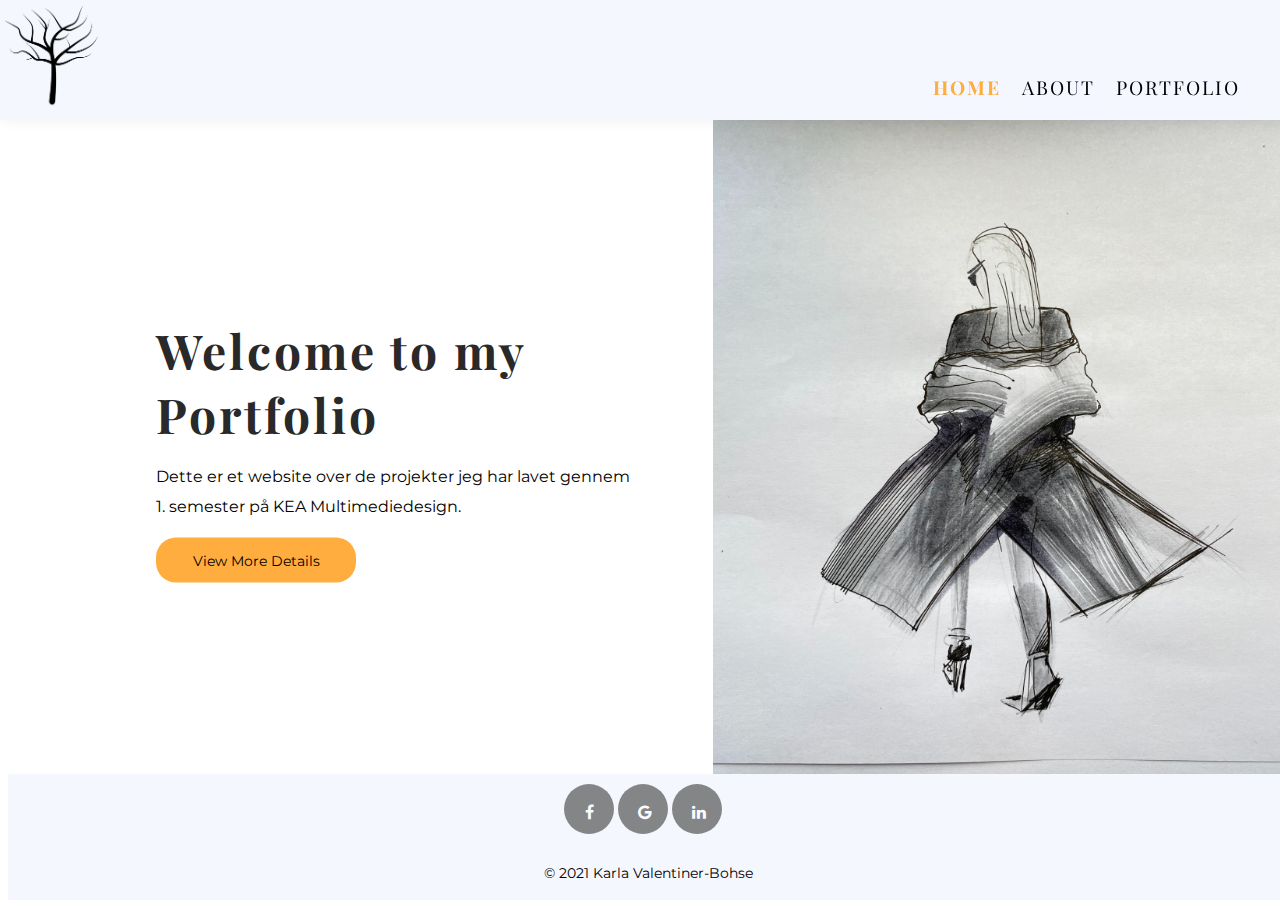
<file: index.html>
<!DOCTYPE html>
<html lang="da">

<head>
    <meta charset="utf-8">
    <meta name="viewport" content="width=device-width, initial-scale=1.0">
    <title>Portfolio</title>
    <link rel="stylesheet" href="style/forside.css">


    <link rel="stylesheet" href="https://cdnjs.cloudflare.com/ajax/libs/font-awesome/4.7.0/css/font-awesome.min.css">


    <link href="https://fonts.googleapis.com/css2?family=Playfair+Display&display=swap" rel="stylesheet">
    <link href="https://fonts.googleapis.com/css2?family=Montserrat&display=swap" rel="stylesheet">
</head>

<body>
    <header>
        <nav>
            <!--        <a href="index.html" class="logo">LOGO</a>-->


            <div class="logo">
                <a href="index.html"> <img src="billeder/logo.png" alt="LOGO"></a>

            </div>

            <div id="menuknap_wrapper">
                <div id="menuknap">
                    <div class="bar1"></div>
                    <div class="bar2"></div>
                    <div class="bar3"></div>
                </div>
            </div>
            <ul id="menu" class="hidden">
                <li><a href="index.html" class="active">Home</a></li>
                <li><a href="about.html">About</a></li>
                <li><a href="portfolio.html">Portfolio</a></li>



            </ul>

        </nav>

    </header>



    <section id="forside">

        <img src="billeder/forside.jpg" alt="">

    </section>


    <div class="name">



        <h1>Welcome to my Portfolio</h1>

        <p class="details"> Dette er et website over de projekter jeg har lavet gennem <br>1. semester på KEA Multimediedesign. </p>



        <a href="portfolio.html" class="details_button">View More Details</a>

    </div>



    <footer>
        <section id="footer_section">

            <div class="sociale_media">

                <a href="#" class="fa fa-facebook"></a>
                <a href="#" class="fa fa-google"></a>
                <a href="#" class="fa fa-linkedin"></a>
            </div>
            <div class="credit">
                <p>© 2021 Karla Valentiner-Bohse</p>
            </div>


        </section>
    </footer>


    <script src="script.js"></script>

</body></html>
</file>
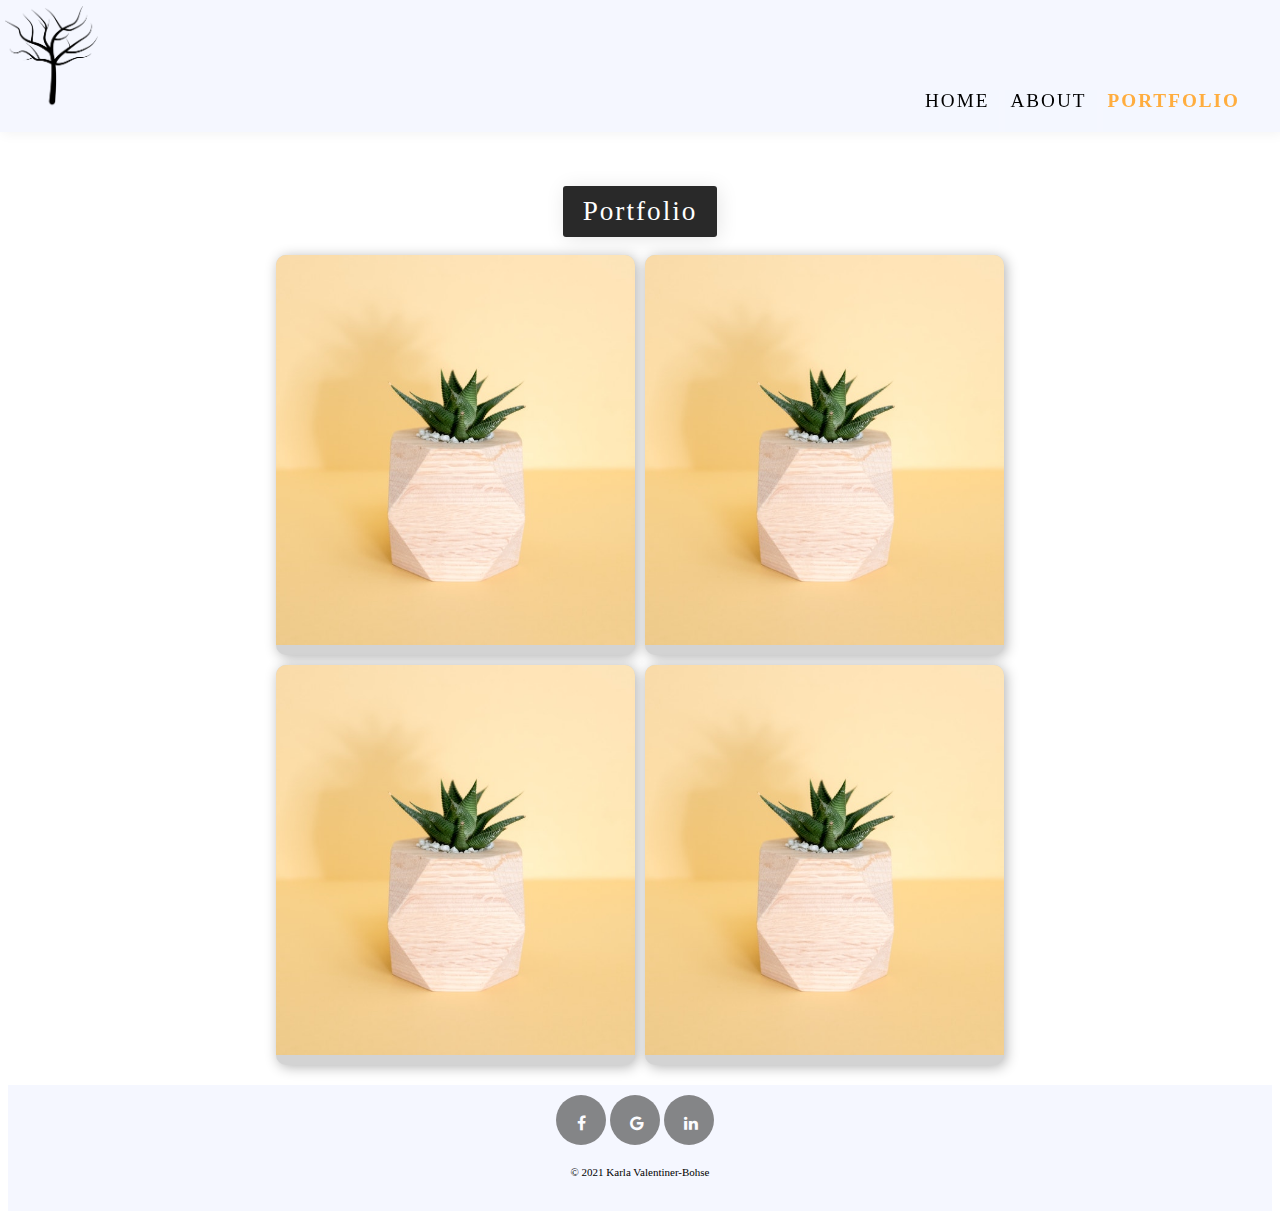
<file: portfolio.html>
<!DOCTYPE html>
<html lang="da">

<head>
    <meta charset="utf-8">
    <meta name="viewport" content="width=device-width, initial-scale=1.0">
    <meta name="robots" content="noindex">
    <meta name="description" content="text">
    <title>Portfolio</title>
    <link rel="stylesheet" href="style/portfolio.css">

    <link rel="icon" type="image/png" sizes="16x16" href="billeder/icon.png">

    <link href="https://fonts.googleapis.com/css2?family=Poppins&display=swap" rel="stylesheet">
    <link rel="stylesheet" href="https://cdnjs.cloudflare.com/ajax/libs/font-awesome/4.7.0/css/font-awesome.min.css">
</head>

<body>
    <header>
        <nav>
            <div class="logo">
                <a href="index.html"> <img src="billeder/logo.png" alt="LOGO"></a>
            </div>


            <div id="menuknap_wrapper">
                <div id="menuknap">
                    <div class="bar1"></div>
                    <div class="bar2"></div>
                    <div class="bar3"></div>
                </div>
            </div>
            <ul id="menu" class="hidden">
                <li><a href="index.html">Home</a></li>
                <li><a href="about.html">About</a></li>
                <li><a href="portfolio.html" class="active">Portfolio</a></li>



            </ul>

        </nav>

    </header>



    <!--   portfolio mapper -->


    <section id="portfolio">

        <h1 class="portfolio_heading">Portfolio</h1>


        <div class="portfolio_container">

            <div class="portfolio_box">

                <div class="overlay_text">

                    <h1><a href="tema2.html">Grundlæggende Web</a></h1>
                    <p>Tema 2</p>
                </div>

                <img src="billeder/mong-bui-NznxEfw9iVI-unsplash.jpg" alt="img">

            </div>

            <!--            portfolio box 2-->
            <div class="portfolio_box">

                <div class="overlay_text">
                    <h1><a href="tema3.html">Grundlæggende UX</a></h1>
                    <p>Tema 3</p>
                </div>

                <img src="billeder/mong-bui-NznxEfw9iVI-unsplash.jpg" alt="img">
            </div>
            <!--portfolio box 3-->
            <div class="portfolio_box">

                <div class="overlay_text">
                    <h1><a href="tema4.html">Grundlæggende Animation</a></h1>
                    <p>Tema 4</p>
                </div>

                <img src="billeder/mong-bui-NznxEfw9iVI-unsplash.jpg" alt="img">
            </div>


            <!--portfolio box 4-->
            <div class="portfolio_box">

                <div class="overlay_text">
                    <h1><a href="tema5.html">Grundlæggende Indhold</a></h1>
                    <p>Tema 5</p>
                </div>

                <img src="billeder/mong-bui-NznxEfw9iVI-unsplash.jpg" alt="img">
            </div>

        </div>
    </section>

    <footer>
        <section id="footer_section">

            <div class="sociale_media">

                <a href="#" class="fa fa-facebook"></a>
                <a href="#" class="fa fa-google"></a>
                <a href="#" class="fa fa-linkedin"></a>
            </div>
            <div class="credit">
                <p>© 2021 Karla Valentiner-Bohse</p>
            </div>


        </section>
    </footer>

    <script src="script.js"></script>
</body></html>
</file>
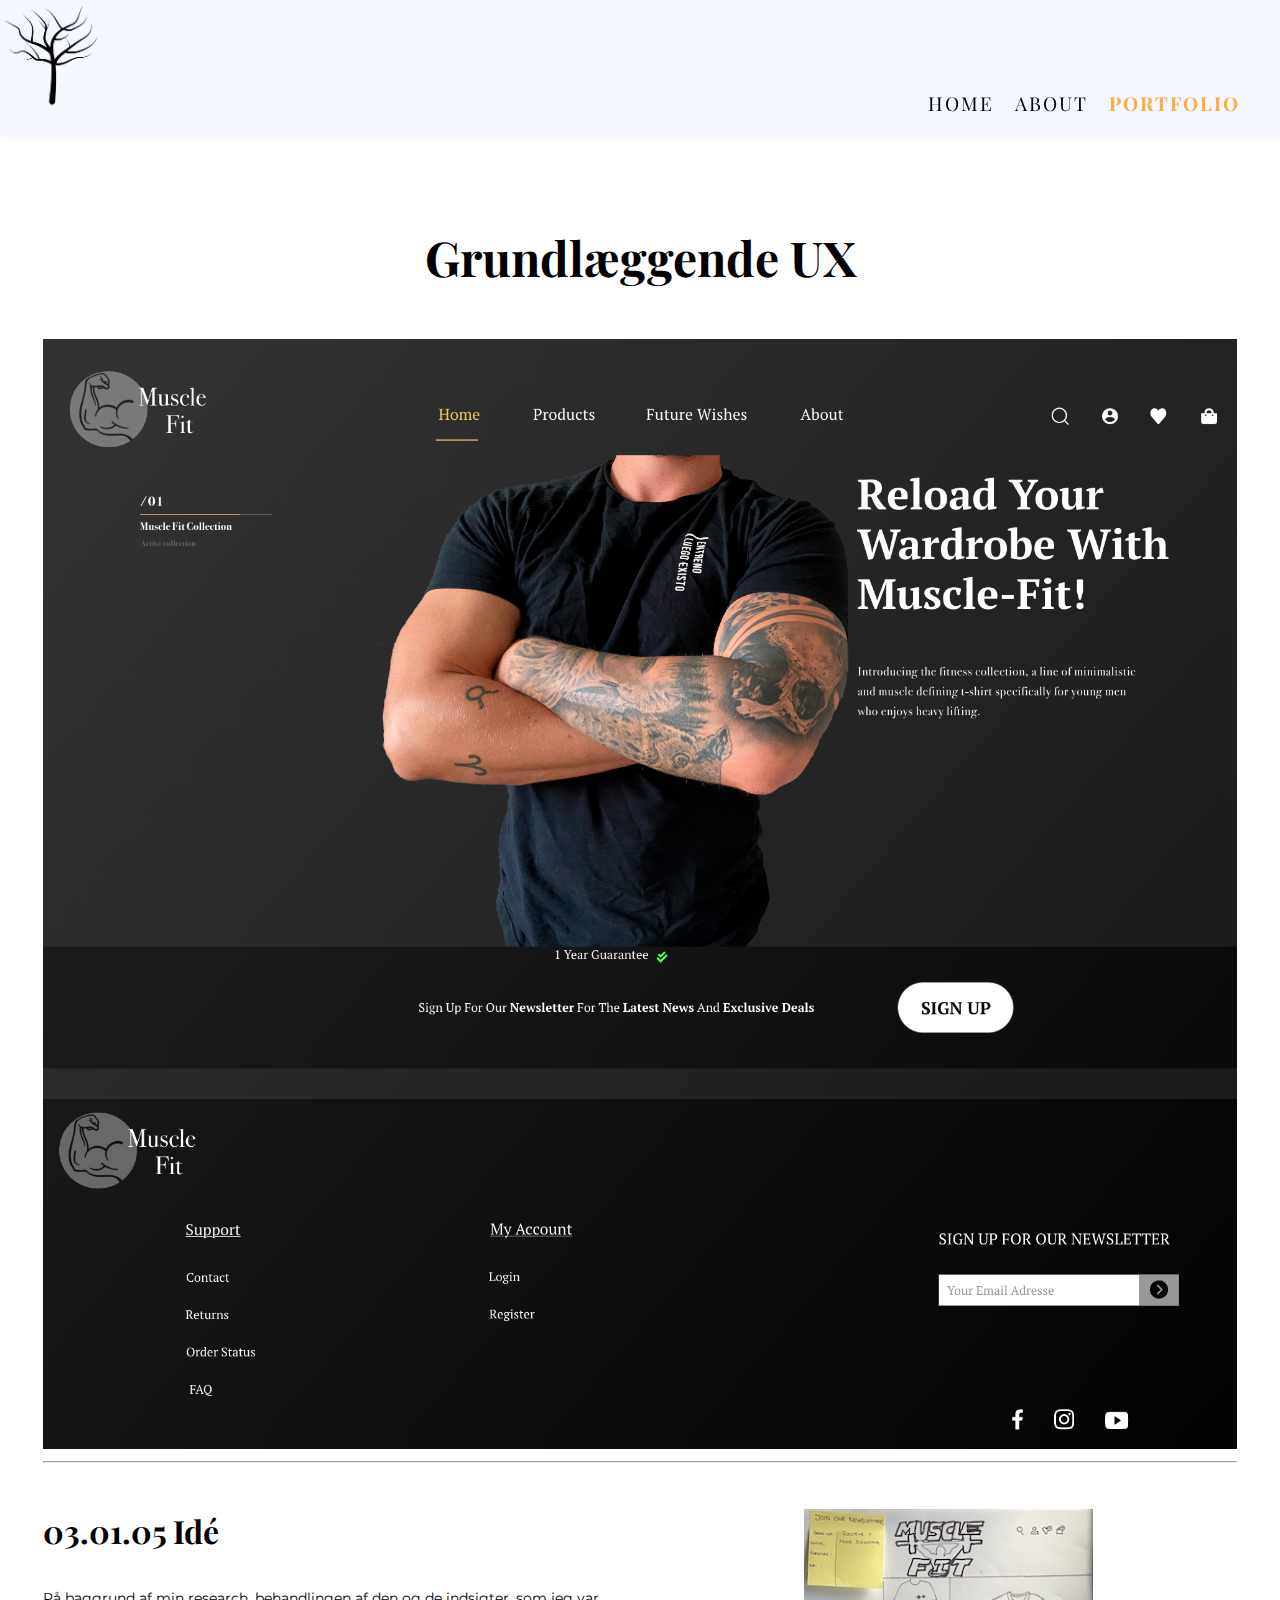
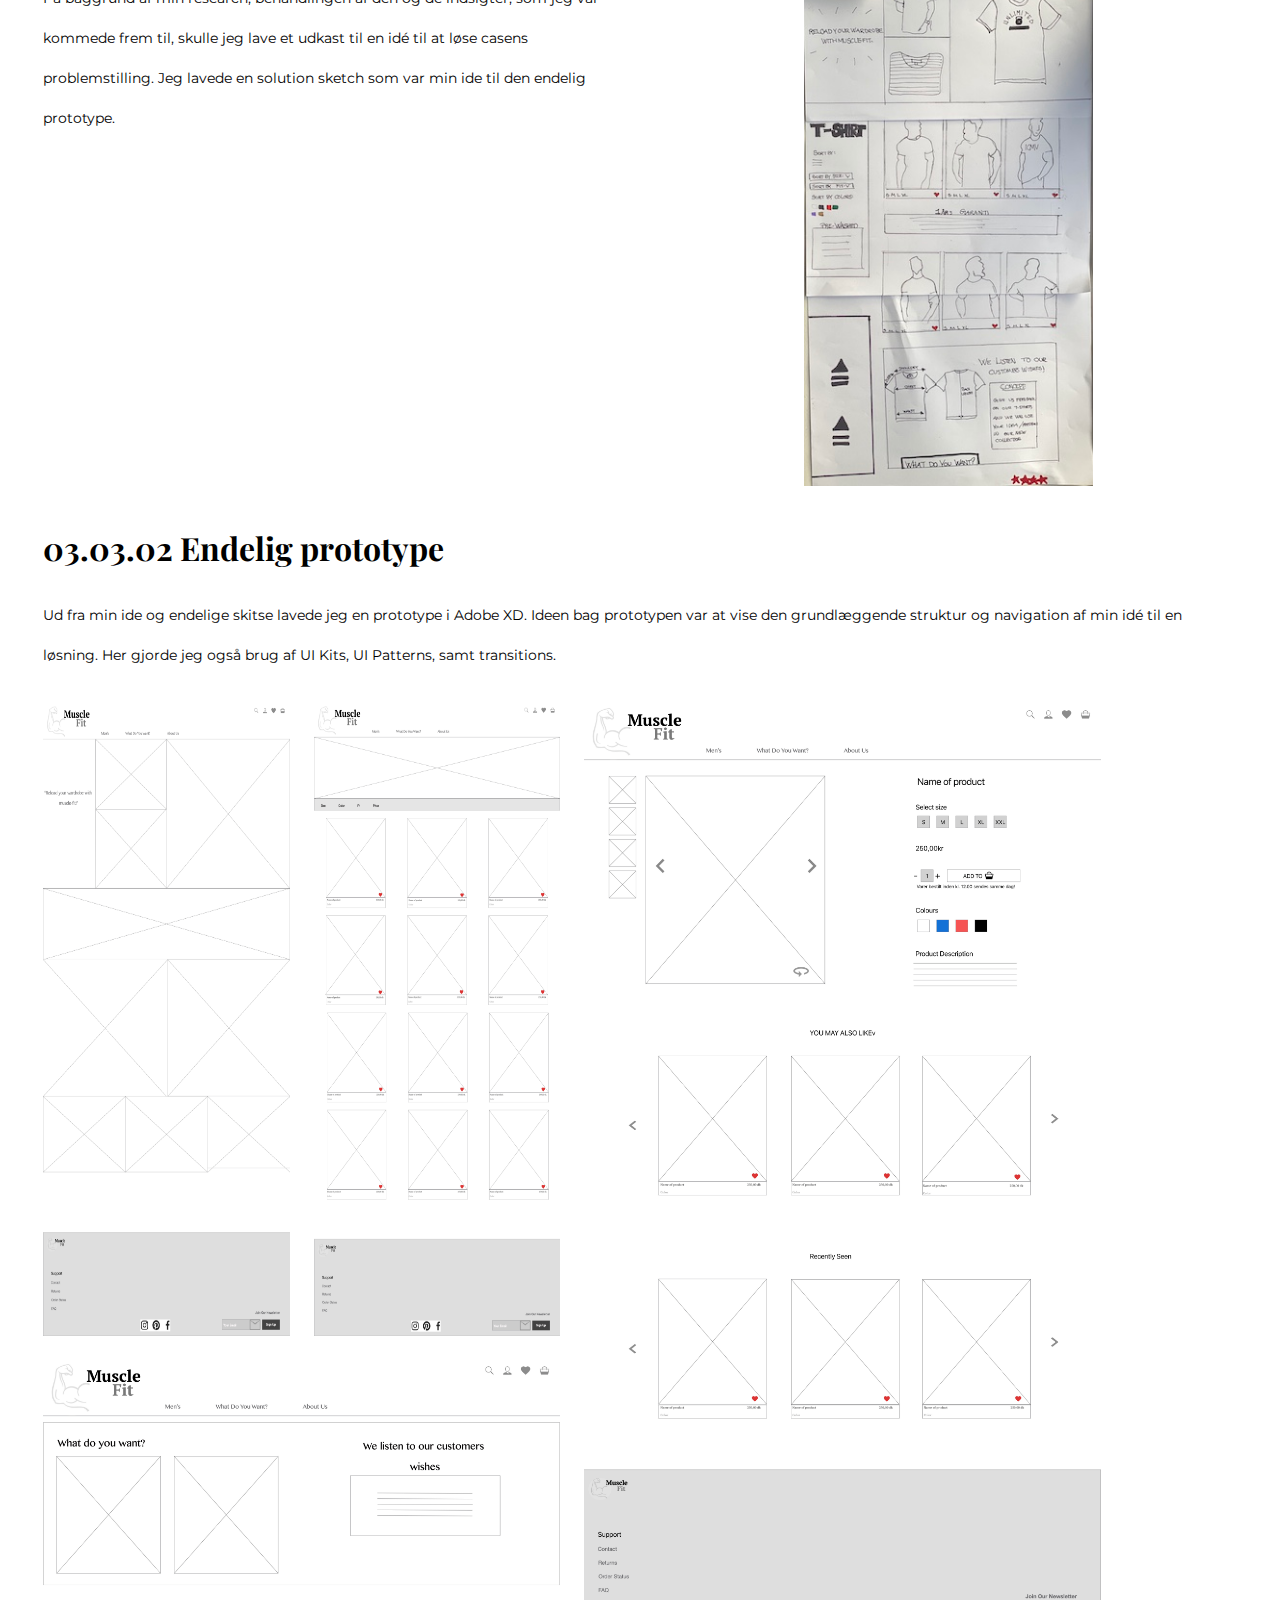
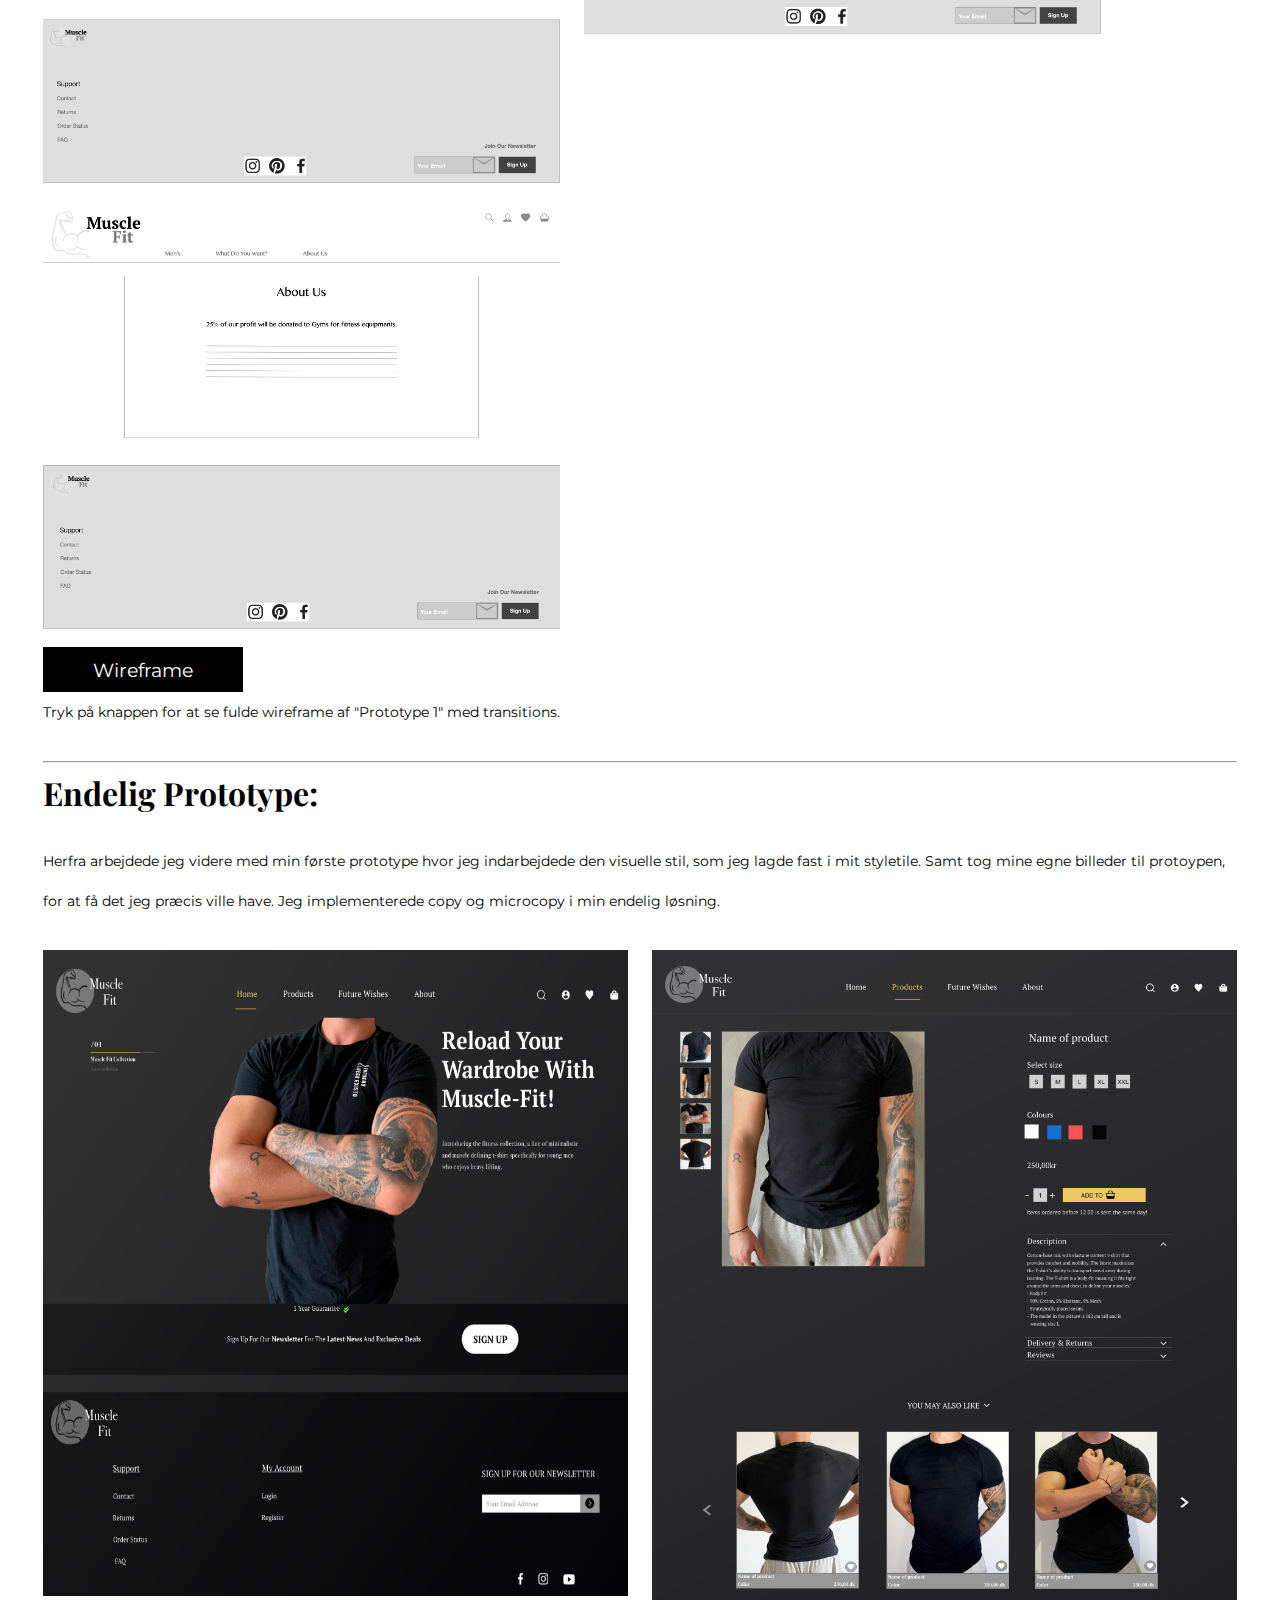
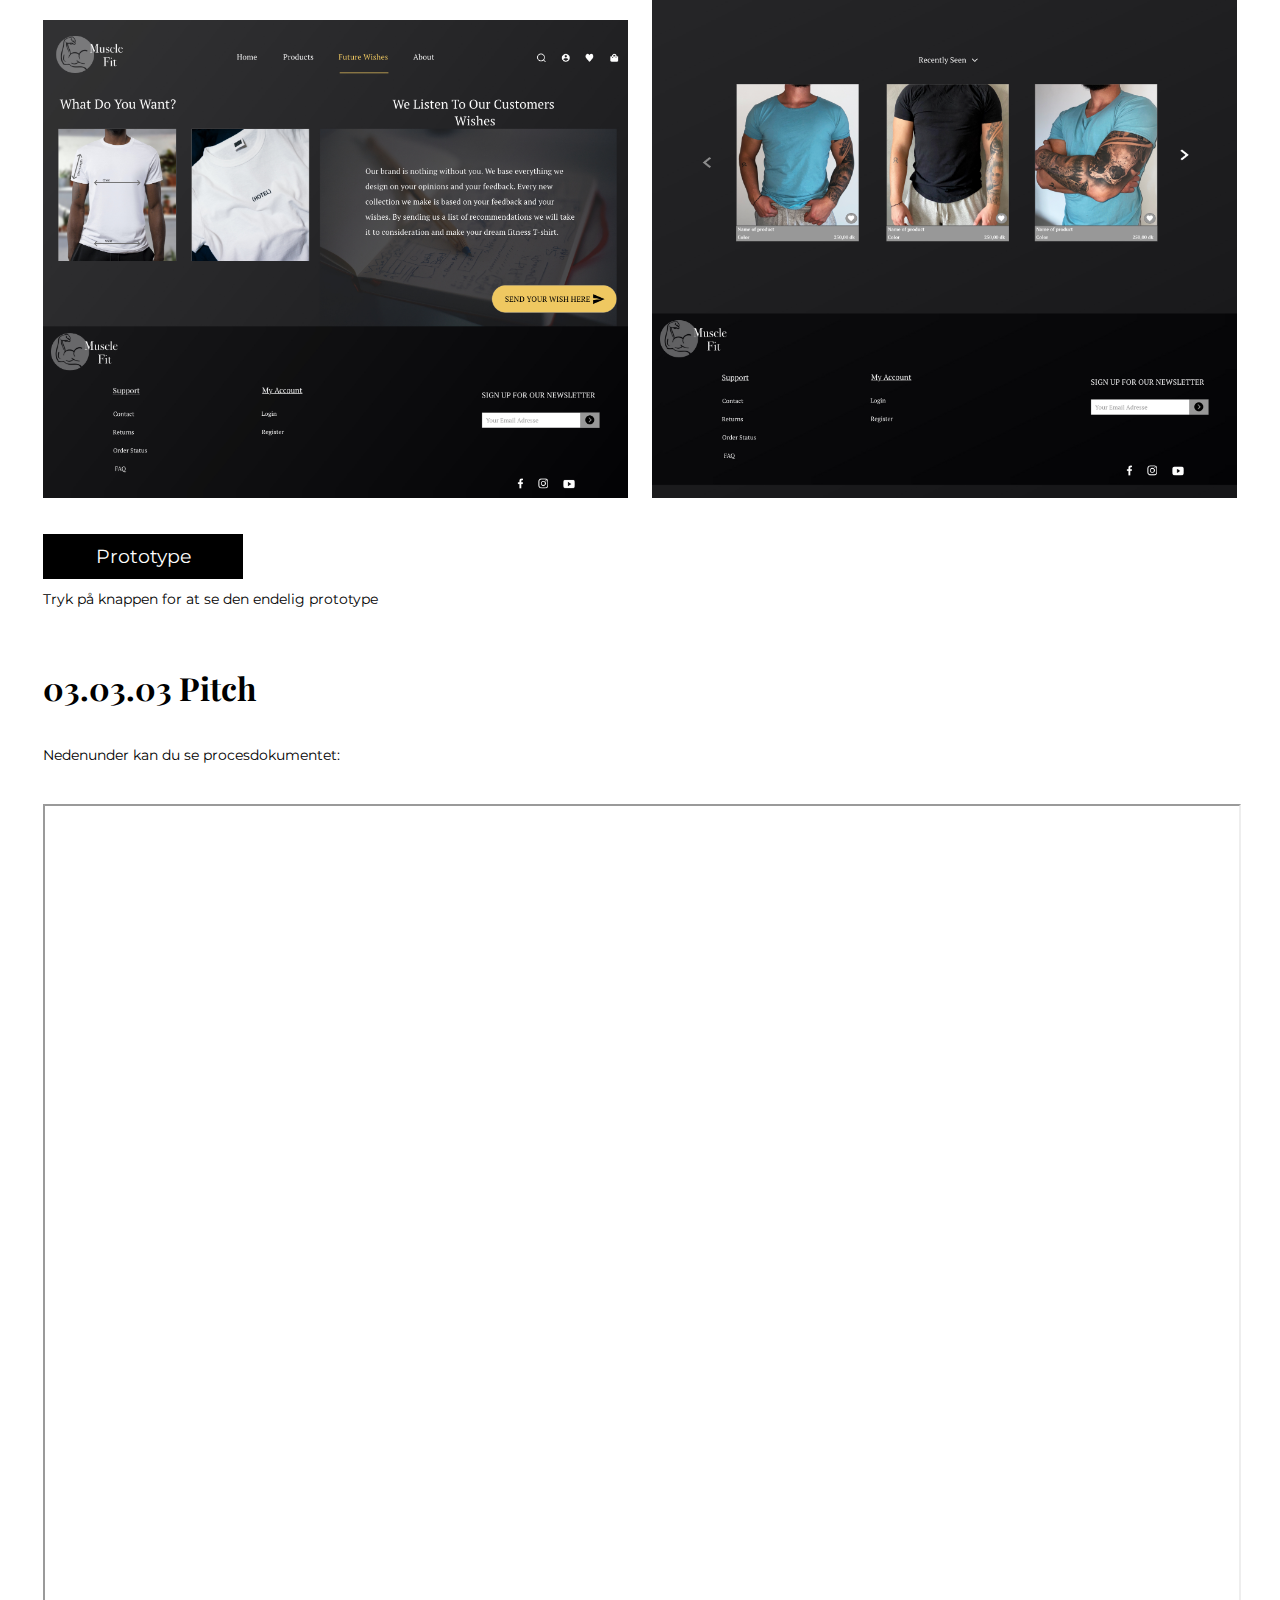
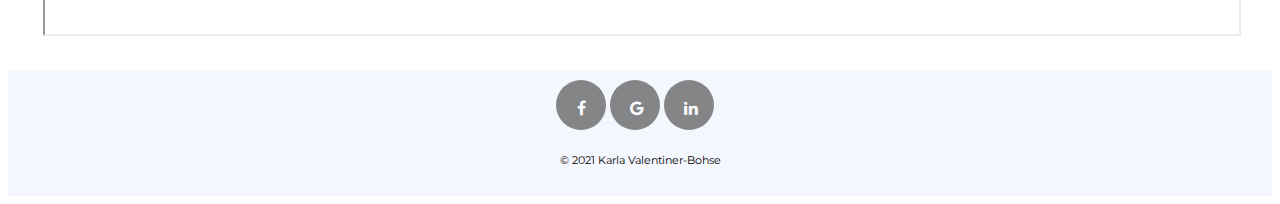
<file: tema3.html>
<!DOCTYPE html>
<html lang="da">

<head>
    <meta charset="utf-8">
    <meta name="viewport" content="width=device-width, initial-scale=1.0">
    <meta name="robots" content="noindex">
    <meta name="description" content="text">
    <title>Portfolio</title>
    <link rel="stylesheet" href="style/tema3.css">
    <link rel="icon" type="image/png" sizes="16x16" href="billeder/icon.png">


    <link href="https://fonts.googleapis.com/css2?family=Playfair+Display&display=swap" rel="stylesheet">
    <link href="https://fonts.googleapis.com/css2?family=Montserrat&display=swap" rel="stylesheet">

    <link rel="stylesheet" href="https://cdnjs.cloudflare.com/ajax/libs/font-awesome/4.7.0/css/font-awesome.min.css">
</head>

<body>
    <header>
        <nav>
            <div class="logo">
                <a href="index.html"> <img src="billeder/logo.png" alt="LOGO"></a>
            </div>

            <div id="menuknap_wrapper">
                <div id="menuknap">
                    <div class="bar1"></div>
                    <div class="bar2"></div>
                    <div class="bar3"></div>
                </div>
            </div>
            <ul id="menu" class="hidden">
                <li><a href="index.html">Home</a></li>
                <li><a href="about.html">About</a></li>
                <li><a href="portfolio.html" class="active">Portfolio</a></li>



            </ul>

        </nav>

    </header>


    <main>
        <div class="container">
            <h1>Grundlæggende UX</h1>
            <br>
            <img src="billeder/UX.png" alt="ux" style="width:100%;">
            <div class="content">


            </div>
        </div>
        <hr class="streg" />
        <br>



        <section id="ide">
            <div class="section_wrapper">
                <div class="col_left">
                    <div class="txt">
                        <h2> 03.01.05 Idé</h2>

                        <p>På baggrund af min research, behandlingen af den og de indsigter, som jeg var kommede frem til, skulle jeg lave et udkast til en idé til at løse casens problemstilling. Jeg lavede en solution sketch som var min ide til den endelig prototype.
                        </p>
                    </div>

                </div>
                <div class="col_right">
                    <div class="image">
                        <img src="billeder/IMG_3394%202.jpg" alt="ide">
                    </div>
                </div>
            </div>
        </section>

        <br>
        <br>

        <section id="prototype1">
            <div class="section_wrapper">
                <div class="col_left">
                    <div class="txt">
                        <h2>03.03.02 Endelig prototype</h2>

                        <p>Ud fra min ide og endelige skitse lavede jeg en prototype i Adobe XD. Ideen bag prototypen var at vise den grundlæggende struktur og navigation af min idé til en løsning. Her gjorde jeg også brug af UI Kits, UI Patterns, samt transitions.</p>

                    </div>

                </div>
            </div>
        </section>

        <section id="wireframe">
            <div class="section_wrapper">
                <div class="image1"><img src="billeder/w1.jpg" alt="w1"></div>
                <div class="image2"><img src="billeder/w2.jpg" alt="w2"></div>
                <div class="image3"><img src="billeder/w3.jpg" alt="w3"></div>
                <div class="image4"><img src="billeder/w4.jpg" alt="w4"></div>
                <div class="image5"><img src="billeder/w5.jpg" alt="w6"></div>

            </div>
        </section>

        <br>
        <a href="https://xd.adobe.com/view/e52298b1-95c6-4677-93ed-ce67c9244814-b071/" class="wireframe_button">Wireframe</a>
        <p> Tryk på knappen for at se fulde wireframe af "Prototype 1" med transitions. </p>

        <hr class="streg" />

        <section id="prototype">
            <div class="section_wrapper">
                <div class="col_left">
                    <div class="txt">
                        <h2>Endelig Prototype:</h2>

                        <p>Herfra arbejdede jeg videre med min første prototype hvor jeg indarbejdede den visuelle stil, som jeg lagde fast i mit styletile. Samt tog mine egne billeder til protoypen, for at få det jeg præcis ville have. Jeg implementerede copy og microcopy i min endelig løsning.</p>


                    </div>

                </div>
            </div>
        </section>

        <section id="ux">
            <div class="section_wrapper">
                <div class="img1"><img src="billeder/img1.jpg" alt="img1"></div>
                <div class="img3"><img src="billeder/img3.jpg" alt="img3"></div>
                <div class="img4"><img src="billeder/img4.jpg" alt="img4"></div>
                <!--                <div class="img2"><img src="billeder/img2.jpg" alt="img2"></div>-->

            </div>
        </section>
        <br>
        <br>
        <a href="https://xd.adobe.com/view/a9b13971-7d53-4d21-b24a-f28a6ee37be1-fce2/" class="wireframe_button">Prototype</a>
        <p> Tryk på knappen for at se den endelig prototype </p>



        <br>
        <section id="proces">

            <h2>03.03.03 Pitch</h2>
            <p>Nedenunder kan du se procesdokumentet:</p>
        </section>
        <div class="frame">
            <iframe src="Dokumentation/Pitch_muscle-fit_karlavalentiner.pdf" height="400" width="600"></iframe>

        </div>



    </main>

    <footer>
        <section id="footer_section">

            <div class="sociale_media">

                <a href="#" class="fa fa-facebook"></a>
                <a href="#" class="fa fa-google"></a>
                <a href="#" class="fa fa-linkedin"></a>
            </div>
            <div class="credit">
                <p>© 2021 Karla Valentiner-Bohse</p>
            </div>


        </section>
    </footer>
    <script src="script.js"></script>
</body></html>
</file>
<file: style/forside.css>
html,
body {
    overflow-x: hidden;
    height: 100vh;



}

.hidden {
    opacity: 0;
    cursor: pointer;
}

#menuknap_wrapper {
    display: flex;
    justify-content: flex-end;
    padding-right: 10px;
    color: black;
    margin-top: -39px;
}


.logo img {
    width: 20%;
    padding-left: 20px;
    padding-top: 1px;
    font-size: 25px;
    font-weight: bold;
    color: #292929;
}


#menuknap {
    display: inline-block;


}

#menu {
    list-style-type: none;
    display: block;
    margin-bottom: 0;
    padding-right: 30px;

}

#menu li {
    padding-bottom: 20px;
    padding-right: 50px;
    box-shadow: 0px 8px 16px 0px rgba(0, 0, 0, 0.05);
    text-align: right;
    background-color: #f4f7ff;
}



a {
    color: black;
    text-decoration: none;
    font-family: 'Playfair Display', serif;
    font-size: 1rem;
    font-weight: 400;
}




.menu li a:hover,
.active {
    color: #FFAD3E;
    font-weight: 700;
    transition: 0.4s;
}




/* ------- burgermenu icon -----------*/
.bar1,
.bar2,
.bar3 {
    width: 34px;
    height: 5px;
    background-color: black;
    margin: 6px 0;
    transition: 0.4s;
}

.change .bar1 {
    -webkit-transform: rotate(-45deg) translate(-9px, 6px);
    transform: rotate(-45deg) translate(-9px, 6px);
}

.change .bar2 {
    opacity: 0;
}

.change .bar3 {
    -webkit-transform: rotate(45deg) translate(-8px, -8px);
    transform: rotate(45deg) translate(-8px, -8px);
}



/*indhold*/


header {
    width: 100%;
    height: 100px;
    box-sizing: border-box;
    background-color: #edf1fd;
    position: absolute;
    background-repeat: no-repeat;
    background-size: 800px;
    background-position: right bottom;
}

p {
    font-family: 'Montserrat', sans-serif;
    line-height: 30px;
    font-size: 1rem;
}


.name {
    font-family: 'Playfair Display', serif;
    width: 300px;
    position: absolute;
    left: 27%;
    top: 50%;
    transform: translate(-20%, -50%);
}

.name p:nth-child(1),
.name.details {
    color: #6c707c;
    font-size: 16px;
}

.name h1 {
    font-family: 'Playfair Display', serif;
    font-size: 3rem;
    margin: 0px;
    letter-spacing: 3px;
    color: #292929;

}



.details_button {
    width: 200px;
    height: 45px;
    display: flex;
    justify-content: center;
    align-items: center;
    background-color: #FFAD3E;
    color: black;
    font-family: 'Montserrat', sans-serif;
    border-radius: 20px;
    font-size: 0.9rem;
}

.details_button:hover {
    background-color: #FFFFFF;
    transition: all ease 0.3s;

}





/*----------Footeren og dens design--------------*/


#footer_section {
    position: absolute;
    bottom: 0;
    width: 100%;
    background-color: #f5f7ff;
    text-align: center;
    height: 14vh;
    min-height: auto;
}

#footer_section p {
    font-size: 11px;
}


#footer_section .sociale_media {
    margin: 10px;
    padding-right: 10px;
    display: inline-block;
}


.fa {
    padding: 20px;
    font-size: 15px;
    width: 10px;
    height: 10px;
    text-align: center;
    text-decoration: none;
    border-radius: 50%;
    opacity: 0.7;

}

.fa-facebook {
    background: #555;
    color: white;

}


.fa-google {
    background: #555;
    color: white;
}

.fa-linkedin {
    background: #555;
    color: white;
}

.fa:hover {
    opacity: 1;
    color: white;
}

.fa-linkedin:hover {
    background: #007bb5;
    color: white;
}

.fa-facebook:hover {
    background: #3B5998;
    color: white;
}

.fa-google:hover {
    background: #dd4b39;
    color: white;
}

#forside img {
    visibility: hidden;


}


@media (min-width: 768px) and (max-width: 1024px) {}

a {
    font-size: 1rem;
}



ul {
    margin: 0px;
    padding: 0px;

}

#footer_section p {
    font-size: 14px;
}



/*    Ipad version*/
@media only screen and (min-width: 600px) {


    /*    ---------menu design-------*/

    #menuknap {
        display: none;
    }

    #menu.hidden {
        opacity: 1;
    }

    #menu li {
        display: inline-block;
        padding-left: 5px;
        padding-right: 10px;
        padding-bottom: 20px;
        box-shadow: none;
        margin-bottom: 0px;

    }

    a {
        font-size: 1rem;

    }



    #menuknap_wrapper {

        padding-right: 30px;
        width: 20%;

    }


    nav {
        display: block;
        text-align: right;
        justify-content: space-between;
        align-items: center;
        text-transform: uppercase;
        font-weight: 600;
        letter-spacing: 2px;
        font-family: 'Playfair Display', serif;
        position: fixed;
        top: 0;
        left: 0;
        width: 100%;
        box-sizing: border-box;
        padding: 0px 0px;
        background-color: #f5f7ff;
        box-shadow: 2px 2px 12px rgba(0, 0, 0, 0.05);
        z-index: 1;
    }

    .logo img {
        width: 10%;
        margin: 5px;
        padding-left: 0px;
        display: block;
    }


    #forside img {
        visibility: visible;
        position: absolute;
        left: 150px;
        width: 53%;
        height: 80%;
        padding-left: 27%;
        padding-top: 100px;
        margin-top: 100px
    }


}




@media only screen and (min-width: 768px) {


    /*    ---------menu design-------*/


    a {
        font-size: 1.2rem;

    }

    #forside img {
        visibility: visible;
        position: absolute;
        left: 150px;
        width: 46%;
        height: 80%;
        padding-left: 44%;
        margin-top: 0px;

    }



    .name {
        width: 500px;
        left: 20%;


    }
}
</file>
<file: style/portfolio.css>
/*menu fane og dens design*/


html,
body {
    overflow-x: hidden;

}

.hidden {
    opacity: 0;
    cursor: pointer;
}

#menuknap_wrapper {
    display: flex;
    justify-content: flex-end;
    /*    width: 100%;*/
    padding-right: 10px;
    color: black;
    margin-top: -39px;

}


.logo img {
    width: 20%;
    padding-left: 20px;
    padding-top: 1px;
    font-size: 25px;
    font-weight: bold;
    color: #292929;

}






#menuknap {
    display: inline-block;


}

#menu {
    list-style-type: none;
    display: block;
    margin-bottom: 0;
    padding-right: 30px;


}

#menu li {
    padding-bottom: 20px;
    padding-right: 50px;
    box-shadow: 0px 8px 16px 0px rgba(0, 0, 0, 0.05);
    text-align: right;
    background-color: #f4f7ff;
    font-family: 'Playfair Display', serif;
}

a {
    color: black;
    text-decoration: none;
    font-family: 'Playfair Display', serif;
    font-size: 1rem;
    font-weight: 400;
}





.menu li a:hover,
.active {
    color: #FFAD3E;
    font-weight: 700;
    transition: 0.4s;
}


/* ------- burgermenu icon -----------*/
.bar1,
.bar2,
.bar3 {
    width: 34px;
    height: 5px;
    background-color: black;
    margin: 6px 0;
    transition: 0.4s;
}

.change .bar1 {
    -webkit-transform: rotate(-45deg) translate(-9px, 6px);
    transform: rotate(-45deg) translate(-9px, 6px);
}

.change .bar2 {
    opacity: 0;
}

.change .bar3 {
    -webkit-transform: rotate(45deg) translate(-8px, -8px);
    transform: rotate(45deg) translate(-8px, -8px);
}



/*indhold*/


header {
    width: 100%;
    height: 100px;
    box-sizing: border-box;
    background-color: #edf1fd;
    position: relative;
    background-repeat: no-repeat;
    background-size: 800px;
    background-position: right bottom;
}



/*indhold*/





#portfolio {
    width: 100%;
    box-sizing: border-box;
    display: flex;
    flex-direction: column;
    align-items: center;
    justify-content: center;
    padding: 60px 2% 20px 2%;
}

.portfolio_heading {
    font-size: 1.7rem;
    text-align: center;
    color: #FFFFFF;
    font-weight: 400;
    padding: 10px 20px;
    background-color: #292929;
    letter-spacing: 2px;
    border-radius: 3px;
    box-shadow: 2px 2px 20px rgba(0, 0, 0, 0.1);
    font-family: 'Playfair Display', serif;

}

.portfolio_box {

    background-color: lightgrey;
    overflow: hidden;
    border-radius: 10px;
    box-shadow: 2px 2px 13px rgba(0, 0, 0, 0.3);
    position: relative;
    padding-bottom: 10px;




}

.portfolio_box img {

    width: 100%;
    height: 100%;
    object-fit: cover;
    padding-bottom: 10px;
}

.portfolio_container {
    width: 80%;
    height: 70vh;
    grid-template-columns: 1fr;
    grid-template-rows: auto;
    grid-gap: 10px;
    height: auto;


}

.overlay_text {
    position: absolute;
    left: 0;
    top: 0;
    width: 100%;
    height: 100%;
    display: flex;
    justify-content: center;
    align-items: center;
    flex-direction: column;
    background-color: rgba(255, 165, 0, 0.50);
    display: none;

}

.overlay_text h1,
p {
    color: #FFFFFF;
}

.overlay_text h1 {
    font-size: 1.8rem;
    letter-spacing: 2px;
    font-weight: bold;

}

.overlay_text p {
    font-size: 1.2rem;
    font-weight: 300;
}

.portfolio_box:hover .overlay_text {
    display: flex;

}

/*----------Footeren og dens design--------------*/


#footer_section {
    background-color: #f5f7ff;
    text-align: center;
    position: relative;
    min-height: auto;
    bottom: 0;
    width: 100%;
    height: 14vh;


}

#footer_section p {
    font-size: 11px;
}


#footer_section .sociale_media {
    margin: 10px;
    padding-right: 10px;
    display: inline-block;
}


.fa {
    padding: 20px;
    font-size: 15px;
    width: 10px;
    height: 10px;
    text-align: center;
    text-decoration: none;
    border-radius: 50%;
    opacity: 0.7;

}

.fa-facebook {
    background: #555;
    color: white;

}


.fa-google {
    background: #555;
    color: white;
}

.fa-linkedin {
    background: #555;
    color: white;
}

.fa:hover {
    opacity: 1;
    color: white;
}

.fa-linkedin:hover {
    background: #007bb5;
    color: white;
}

.fa-facebook:hover {
    background: #3B5998;
    color: white;
}

.fa-google:hover {
    background: #dd4b39;
    color: white;
}

p {
    color: black;
}

/*    Ipad version*/
@media only screen and (min-width: 600px) {

    #menuknap {
        display: none;
    }

    #menu.hidden {
        opacity: 1;
    }

    #menu li {
        display: inline-block;
        padding-left: 5px;
        padding-right: 10px;
        padding-bottom: 20px;
        box-shadow: none;
    }


    #menuknap_wrapper {

        padding-right: 30px;
        width: 20%;

    }


    nav {
        display: block;
        text-align: right;
        justify-content: space-between;
        align-items: center;
        text-transform: uppercase;
        font-weight: 600;
        letter-spacing: 2px;
        font-family: 'Playfair Display', serif;
        position: fixed;
        top: 0;
        left: 0;
        width: 100%;
        box-sizing: border-box;
        padding: 0px 0px;
        background-color: #f5f7ff;
        box-shadow: 2px 2px 12px rgba(0, 0, 0, 0.05);
        z-index: 1;
    }

    .logo img {
        width: 10%;
        margin: 5px;
        padding-left: 0px;
        display: block
    }


    header {
        padding: 50px;
    }

    a {
        font-size: 1rem;
    }

    #portfolio {
        width: 100%;
        box-sizing: border-box;
        display: flex;
        flex-direction: column;
        align-items: center;
        justify-content: center;
        padding: 60px 2% 20px 2%;
    }

    .portfolio_heading {
        font-size: 1.7rem;
        text-align: center;
        color: #FFFFFF;
        font-weight: 400;
        padding: 10px 20px;
        background-color: #292929;
        letter-spacing: 2px;
        border-radius: 3px;
        box-shadow: 2px 2px 20px rgba(0, 0, 0, 0.1);

    }

    .portfolio_box {

        background-color: lightgray;
        overflow: hidden;
        border-radius: 10px;
        box-shadow: 2px 2px 13px rgba(0, 0, 0, 0.3);
        position: relative;

    }

    .portfolio_box img {

        width: 100%;
        height: 100%;
        object-fit: cover;
    }

    .portfolio_container {
        width: 100%;
        height: 70vh;
        display: grid;
        grid-template-columns: 1fr 1fr;
        grid-template-rows: auto auto;
        grid-gap: 10px;
    }

    .overlay_text {
        position: absolute;
        left: 0;
        top: 0;
        width: 100%;
        height: 100%;
        display: flex;
        justify-content: center;
        align-items: center;
        flex-direction: column;
        background-color: rgba(255, 165, 0, 0.50);
        display: none;
        font-family: 'Montserrat', sans-serif;


    }

    .overlay_text h1,
    p {
        color: black;
        font-family: 'Playfair Display', serif;
    }

    .overlay_text h1 {
        font-size: 2rem;
        letter-spacing: 2px;
        font-family: 'Playfair Display', serif;

    }

    .overlay_text p {
        font-size: 1rem;
        font-family: 'Playfair Display', serif;
    }

    .portfolio_box:hover .overlay_text {
        display: flex;
        font-family: 'Playfair Display', serif;

    }

}

@media only screen and (min-width: 768px) {

    /*    ---------menu design-------*/



    a {
        font-size: 1.2rem;
    }

    #portfolio {
        width: 100%;
        box-sizing: border-box;
        display: flex;
        flex-direction: column;
        align-items: center;
        justify-content: center;
        padding: 60px 2% 20px 2%;
    }

    .portfolio_heading {
        font-size: 1.7rem;
        text-align: center;
        color: #FFFFFF;
        font-weight: 400;
        padding: 10px 20px;
        background-color: #292929;
        letter-spacing: 2px;
        border-radius: 3px;
        box-shadow: 2px 2px 20px rgba(0, 0, 0, 0.1);

    }




    .portfolio_container {
        width: 60%;
        height: 90vh;

    }



    .overlay_text p {
        font-size: 1.2rem;
    }






}
</file>
<file: style/tema3.css>
/*menu fane og dens design*/

html,
body {
    overflow-x: hidden;

}

main {
    margin: 10px;
    padding: 10px;
}

.hidden {
    opacity: 0;
    cursor: pointer;
}

#menuknap_wrapper {
    display: flex;
    justify-content: flex-end;
    /*    width: 100%;*/
    padding-right: 10px;
    color: black;
    margin-top: -39px;

}


.logo img {
    width: 20%;
    padding-left: 20px;
    padding-top: 1px;
    font-size: 25px;
    font-weight: bold;
    color: #292929;

}



#menuknap {
    display: inline-block;


}

#menu {
    list-style-type: none;
    display: block;
    margin-bottom: 0;
    padding-right: 30px;

}

#menu li {
    padding-bottom: 20px;
    padding-right: 50px;
    box-shadow: 0px 8px 16px 0px rgba(0, 0, 0, 0.05);
    text-align: right;
    background-color: #f4f7ff;
}

a {
    color: black;
    text-decoration: none;
    font-family: 'Playfair Display', serif;
    font-size: 1rem;
    font-weight: 400;
}


.menu li a:hover,
.active {
    color: #FFAD3E;
    font-weight: 700;
    transition: 0.4s;
}





/* ------- burgermenu icon -----------*/
.bar1,
.bar2,
.bar3 {
    width: 34px;
    height: 5px;
    background-color: black;
    margin: 6px 0;
    transition: 0.4s;
}

.change .bar1 {
    -webkit-transform: rotate(-45deg) translate(-9px, 6px);
    transform: rotate(-45deg) translate(-9px, 6px);
}

.change .bar2 {
    opacity: 0;
}

.change .bar3 {
    -webkit-transform: rotate(45deg) translate(-8px, -8px);
    transform: rotate(45deg) translate(-8px, -8px);
}



/*indhold*/


header {
    width: 100%;
    height: 100px;
    box-sizing: border-box;
    background-color: #edf1fd;
    position: relative;
    background-repeat: no-repeat;
    background-size: 800px;
    background-position: right bottom;
}


h1 {
    text-align: center;
    font-family: 'Playfair Display', serif;
    font-size: 3rem;
}

h2 {
    text-align: inherit;
    margin-top: 0px;
    font-family: 'Playfair Display', serif;
    font-size: 2rem;
}

p {

    margin-top: 0px;
    margin-bottom: 29px;
    line-height: 40px;
    text-align: inherit;
    color: black;
    text-decoration: none;
    font-family: 'Montserrat', sans-serif;
    font-size: 0.8rem;
    font-weight: 400;
}

img {
    display: inline-block;
    margin-left: auto;
    margin-right: auto;
    width: 100%;

}

.wireframe_button a {
    font-size: 0.5rem;
}



#ide .section_wrapper {
    padding-top: 15px;
}

#ide .section_wrapper .col_left .image {
    height: 15%;
    width: 10%;
}




iframe {
    display: inline-block;
    margin-left: auto;
    margin-right: auto;
    width: 100%;
    height: 30vh;
}








.wireframe_button {
    width: 100px;
    height: 35px;
    display: flex;
    justify-content: center;
    align-items: center;
    background-color: black;
    color: white;
    font-family: 'Montserrat', sans-serif;

}

.wireframe_button:hover {
    background-color: rgba(285, 185, 0, 0.50);
    transition: 0.5s;
    cursor: pointer;
}

.prototype_button {
    width: 100px;
    height: 35px;
    display: flex;
    justify-content: center;
    align-items: center;
    background-color: black;
    color: white;
    font-family: 'Montserrat', sans-serif;
}

.prototype_button:hover {
    background-color: rgba(285, 185, 0, 0.50);
    transition: 0.5s;
    cursor: pointer;
}

/*----------Footeren og dens design--------------*/


#footer_section {
    background-color: #f5f7ff;
    text-align: center;
    position: relative;
    min-height: auto;
    bottom: 0;
    width: 100%;
    height: 14vh;



}

#footer_section p {
    font-size: 11px;
    font-family: 'Montserrat', sans-serif;
}


#footer_section .sociale_media {
    margin: 10px;
    padding-right: 10px;
    display: inline-block;
}


.fa {
    padding: 20px;
    font-size: 15px;
    width: 10px;
    height: 10px;
    text-align: center;
    text-decoration: none;
    border-radius: 50%;
    opacity: 0.7;

}

.fa-facebook {
    background: #555;
    color: white;

}


.fa-google {
    background: #555;
    color: white;
}

.fa-linkedin {
    background: #555;
    color: white;
}

.fa:hover {
    opacity: 1;
    color: white;
}

.fa-linkedin:hover {
    background: #007bb5;
    color: white;
}

.fa-facebook:hover {
    background: #3B5998;
    color: white;
}

.fa-google:hover {
    background: #dd4b39;
    color: white;
}

/*    Ipad version*/
@media only screen and (min-width: 600px) {

    /*    ---------menu design-------*/

    #menuknap {
        display: none;
    }

    #menu.hidden {
        opacity: 1;
    }

    #menu li {
        display: inline-block;
        padding-left: 5px;
        padding-right: 10px;
        padding-bottom: 20px;
        box-shadow: none;
    }


    #menuknap_wrapper {

        padding-right: 30px;
        width: 20%;

    }

    nav {
        display: block;
        text-align: right;
        justify-content: space-between;
        align-items: center;
        text-transform: uppercase;
        font-weight: 600;
        letter-spacing: 2px;
        font-family: 'Playfair Display', serif;
        position: fixed;
        top: 0;
        left: 0;
        width: 100%;
        box-sizing: border-box;
        padding: 0px 0px;
        background-color: #f5f7ff;
        box-shadow: 2px 2px 12px rgba(0, 0, 0, 0.05);
        z-index: 1;
    }

    .logo img {
        width: 10%;
        margin: 5px;
        padding-left: 0px;
        display: block
    }




    p {
        font-size: 0.9rem;
    }


    a {
        font-size: 1rem;
    }

    header {
        padding: 50px;
    }


    .wireframe_button {
        width: 200px;
        height: 45px;

    }



    .prototype_button {
        width: 200px;
        height: 45px;

    }

    iframe {

        width: 100%;
        height: 500px;

    }

    img {
        display: inline-block;
        margin-left: auto;
        margin-right: auto;
        width: 50%;

    }



    #ide .section_wrapper {
        display: grid;
        grid-template-columns: 1fr 1fr;
        grid-template-rows: 1fr;
        grid-column-gap: 40px;
        margin-top: 5px;

    }

    #ide .section_wrapper .col_left {
        display: grid;
        grid-template-columns: 1fr;

    }

    #ide .section_wrapper .col_right {
        display: grid;
        grid-template-columns: 1fr;
        text-align: center;

    }







    #wireframe .section_wrapper {
        display: grid;
        flex-wrap: wrap;
        grid-template-columns: repeat(9, 1fr);
        grid-template-rows: 9fr;
        grid-gap: 1.5rem;
    }

    #wireframe img {
        width: 100%;
        height: 100%;
        display: block;
    }



    .image1 {
        grid-column-start: 1;
        grid-column-end: 3;
        grid-row-start: 1;
        grid-row-end: 3;

    }


    .image2 {
        grid-column-start: 3;
        grid-column-end: 5;
        grid-row-start: 1;
        grid-row-end: 3;
    }

    .image3 {
        grid-column-start: 5;
        grid-column-end: 9;
        grid-row-start: 1;
        grid-row-end: 5;
    }

    .image4 {
        grid-column-start: 1;
        grid-column-end: 5;
        grid-row-start: 3;
        grid-row-end: 6;
    }

    .image5 {
        grid-column-start: 1;
        grid-column-end: 5;
        grid-row-start: 6;
        grid-row-end: 9;
    }




    #ux .section_wrapper {
        display: grid;
        grid-template-columns: repeat(8, 1fr);
        grid-template-rows: 5fr;
        grid-gap: 1.5rem;
    }

    #ux img {
        width: 100%;
        height: 100%;
        display: block;
    }



    .img1 {
        grid-column-start: 1;
        grid-column-end: 5;
        grid-row-start: 1;
        grid-row-end: 2;

    }



    .img3 {
        grid-column-start: 5;
        grid-column-end: 9;
        grid-row-start: 1;
        grid-row-end: 5;
    }

    .img4 {
        grid-column-start: 1;
        grid-column-end: 5;
        grid-row-start: 2;
        grid-row-end: 5;
    }



}

@media only screen and (min-width: 768px) {

    header {


        background-size: 400px;
        background-position: right;


    }

    a {
        font-size: 1.2rem;
    }

    main {
        padding: 75px 2% 20px 2%;
    }



    iframe {

        width: 100%;
        height: 92vh;


    }
}
</file>
